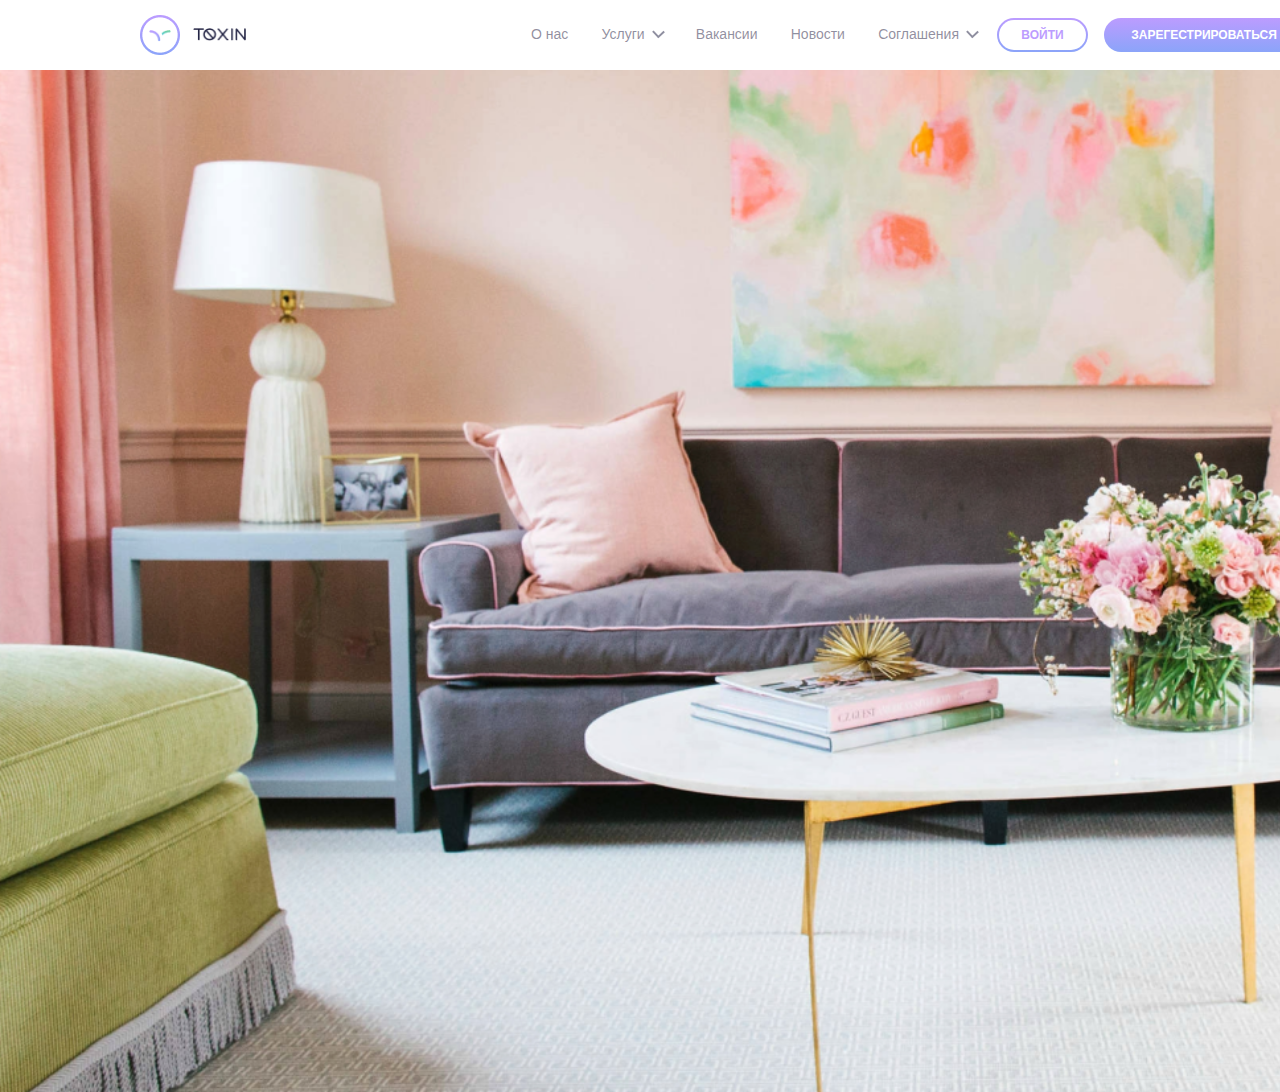
<file: index.html>
<!DOCTYPE html>
<html lang="en">
<head>
	<meta charset="UTF-8">
	<title>TOXIN</title>
	<link rel="stylesheet" href="heaader/header.css">
	<link rel="stylesheet" href="main/main.css">
</head>
<body>
	
	<div class="header">
		<div class="header__container">
			<img src="heaader/img/Vector1.png" alt="logo1" class="header__logo1">
			<img src="heaader/img/Vector2.png" alt="logo2" class="header__logo2">
			<img src="heaader/img/Vector3.png" alt="logo3" class="header__logo3">
			<img src="heaader/img/TOXIN.png" alt="logo4" class="header__TOXIN">
			<div class="header__nav">
				<a href="#" class="header__item">О нас</a>
				<a href="#" class="header__item has-submenu">Услуги</a>
				<a href="#" class="header__item">Вакансии</a>
				<a href="#" class="header__item">Новости</a>
				<a href="#" class="header__item has-submenu">Соглашения</a>
			</div>
			<a href="#" class="header__btn header__login">войти</a>
			<a href="#" class="header__btn header__register">зарегестрироваться</a>
		</div>
	</div>

	<main class="body">

		<p class="title">Лучшие номера для вашей работы,<br> отдыха и просто вдохновения</p>
		
	</main>


	
</body>
</html>
</file>
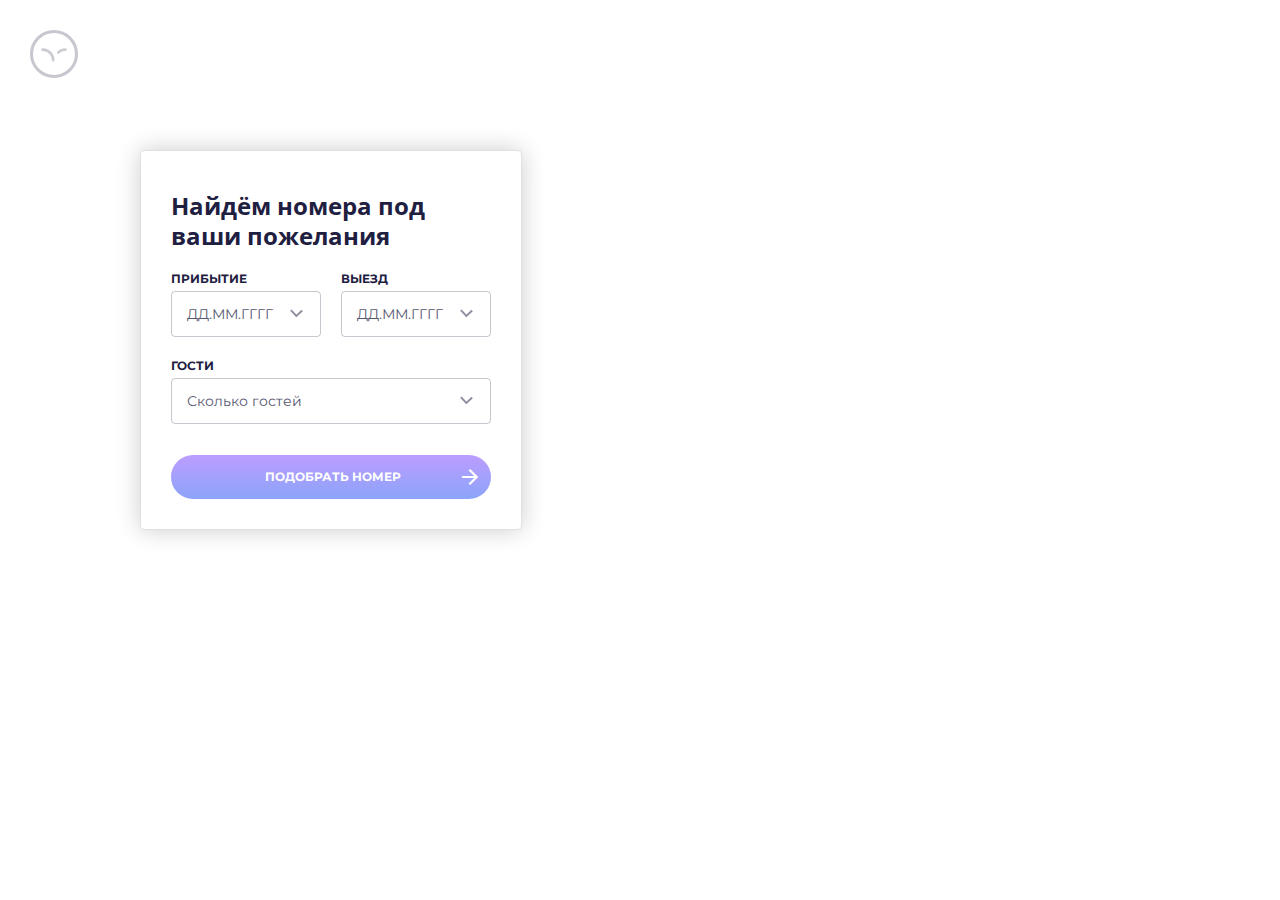
<file: ul-kit/cards/index.html>
<!DOCTYPE html>
<html lang="en">
<head>
	<meta charset="UTF-8">
	<title>UL kit. Cards.</title>
	<link rel="stylesheet" href="style.css">
	<link href="https://fonts.googleapis.com/icon?family=Material+Icons" rel="stylesheet">
</head>
<body>
	<div class="header">
		<div class="header__logo">
			<img src="img/Vector.png" alt="logo" class="header__vector-1">
			<img src="img/Vector (1).png" alt="logo2" class="header__vector-2">
		</div>
	</div>
	
	<main>
		<div class="column-1">
			<div class="column-1__reservation">
				<div class="column-1__container">
					<div class="column-1__title"><h2>Найдём номера под<br> ваши пожелания</h2></div>

					<div class="column-1__date-form">
						<div class="column-1__arrival">
							<div class="column-1__subtitle">прибытие</div>
							<div class="column-1__calendar arrow">ДД.ММ.ГГГГ</div>
						</div>
						<div class="column-1__departure">
							<div class="column-1__subtitle">выезд</div>
						<div class="column-1__calendar arrow">ДД.ММ.ГГГГ</div>
						</div>
					</div>

					<div class="column-1__guest">
						<div class="column-1__subtitle">гости</div>
						<div class="column-1__number-of-guests arrow">Сколько гостей</div>
					</div>
					<button class="column-1__btn btn">подобрать номер<i class="material-icons">arrow_forward</i></button>
				</div>
			</div>
		</div>

	</main>

</body>
</html>
</file>
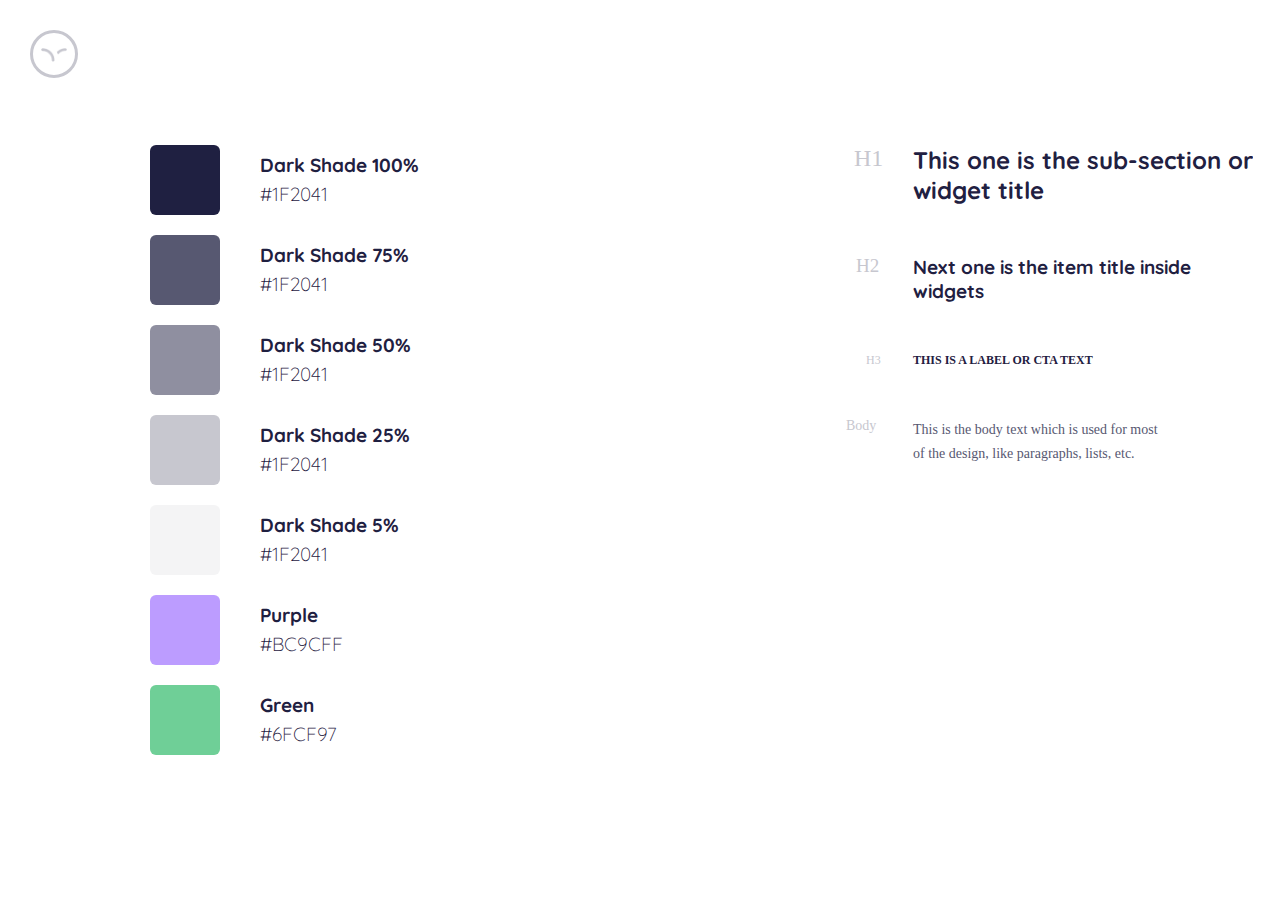
<file: ul-kit/colors & type/index.html>
<!DOCTYPE html>
<html lang="en">
<head>
	<meta charset="UTF-8">
	<title>UL kit. Colors & Type.</title>
	<link rel="stylesheet" href="style.css">
</head>
<body>
	<div class="header">
		<div class="header__logo">
			<img src="img/Vector.png" alt="logo" class="header__vector-1">
			<img src="img/Vector (1).png" alt="logo2" class="header__vector-2">
		</div>
	</div>
	
	<div class="main">

		<div class="container-box">
			<div class="container-box__color-box dark100"></div>
			<div class="container-box__color-box dark75"></div>
			<div class="container-box__color-box dark50"></div>
			<div class="container-box__color-box dark25"></div>
			<div class="container-box__color-box dark5"></div>
			<div class="container-box__color-box purple"></div>
			<div class="container-box__color-box green"></div>
		</div>

		<div class="color-name">
			<div class="color-name__title">Dark Shade 100%<br><span>#1F2041</span></div>
			<div class="color-name__title">Dark Shade 75%<br><span>#1F2041</span></div>
			<div class="color-name__title">Dark Shade 50%<br><span>#1F2041</span></div>
			<div class="color-name__title">Dark Shade 25%<br><span>#1F2041</span></div>
			<div class="color-name__title">Dark Shade 5%<br><span>#1F2041</span></div>
			<div class="color-name__title">Purple<br><span>#BC9CFF</span></div>
			<div class="color-name__title">Green<br><span>#6FCF97</span></div>
		</div>

		<div class="font-size">
			<div class="font-size__title-first-lvl">H1</div>
			<div class="font-size__title-second-lvl">H2</div>
			<div class="font-size__title-third-lvl">H3</div>
			<div class="font-size__body-text">Body</div>
		</div>


		<div class="description">
			<div class="description__first-lvl">This one is the sub-section or<br> widget title</div>
			<div class="description__second-lvl">Next one is the item title inside<br> widgets</div>
			<div class="description__third-lvl">This is a label or CTA text</div>
			<div class="description__body-text">This is the body text which is used for most<br> of the design, like paragraphs, lists, etc.</div>
		</div>
	</div>

</body>
</html>
</file>
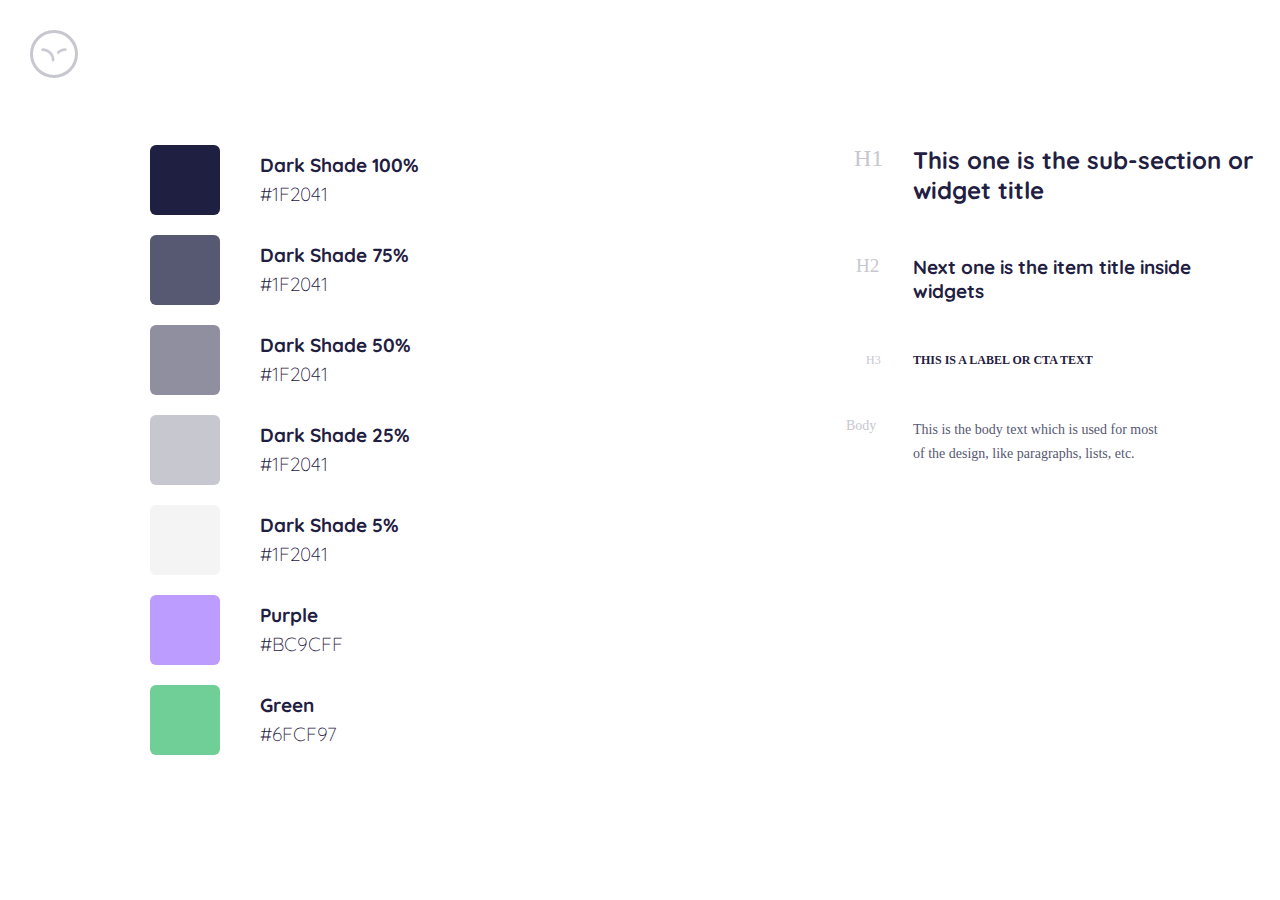
<file: ul-kit.html>
<!DOCTYPE html>
<html lang="en">
<head>
	<meta charset="UTF-8">
	<title>UL kit. Colors & Type.</title>
	<link rel="stylesheet" href="ul-kit/ul-kit.css">
</head>
<body>
	<div class="header">
		<div class="header__logo">
			<img src="ul-kit/img/Vector.png" alt="logo" class="header__vector-1">
			<img src="ul-kit/img/Vector (1).png" alt="logo2" class="header__vector-2">
		</div>
	</div>
	
	<div class="main">

		<div class="container-box">
			<div class="container-box__color-box dark100"></div>
			<div class="container-box__color-box dark75"></div>
			<div class="container-box__color-box dark50"></div>
			<div class="container-box__color-box dark25"></div>
			<div class="container-box__color-box dark5"></div>
			<div class="container-box__color-box purple"></div>
			<div class="container-box__color-box green"></div>
		</div>

		<div class="color-name">
			<div class="color-name__title">Dark Shade 100%<br><span>#1F2041</span></div>
			<div class="color-name__title">Dark Shade 75%<br><span>#1F2041</span></div>
			<div class="color-name__title">Dark Shade 50%<br><span>#1F2041</span></div>
			<div class="color-name__title">Dark Shade 25%<br><span>#1F2041</span></div>
			<div class="color-name__title">Dark Shade 5%<br><span>#1F2041</span></div>
			<div class="color-name__title">Purple<br><span>#BC9CFF</span></div>
			<div class="color-name__title">Green<br><span>#6FCF97</span></div>
		</div>

		<div class="font-size">
			<div class="font-size__title-first-lvl">H1</div>
			<div class="font-size__title-second-lvl">H2</div>
			<div class="font-size__title-third-lvl">H3</div>
			<div class="font-size__body-text">Body</div>
		</div>


		<div class="description">
			<div class="description__first-lvl">This one is the sub-section or<br> widget title</div>
			<div class="description__second-lvl">Next one is the item title inside<br> widgets</div>
			<div class="description__third-lvl">This is a label or CTA text</div>
			<div class="description__body-text">This is the body text which is used for most<br> of the design, like paragraphs, lists, etc.</div>
		</div>
	</div>

</body>
</html>
</file>
<file: heaader/header.css>
body {
	width: 100%;		
	margin: 0;
	padding: 0;
	font-family: 'Montserrat', sans-serif;
	font-size: 14px;
}

.header {
	height: 70px;
	background: #FFFFFF;
	box-shadow: 0px 10px 20px rgba(31, 32, 65, 0.05);
}

.header__container {
	position: relative;
	margin: 0 auto;
	width: 1440px;
}

.header__logo1 {
	position: absolute;
	width: 40px;
	height: 40px;
	left: 140px;
	top: 15px;
}

.header__logo2 {
	position: absolute;
	width: 11.76px;
	height: 11.76px;
	left: 149.41px;
	top: 30.29px;
}

.header__logo3 {
	position: absolute;
	width: 9.12px;
	height: 5.91px;
	left: 161.47px;
	top: 30.29px;
}

.header__TOXIN {
	position: absolute;
	width: 53.19px;
	height: 12.95px;
	left: 192.5px;
	top: 28.33px;
}

.header__nav {
	display: flex;
	justify-content: space-between;
	width: 446px;
	position: absolute;
	left: 531px;
	top: 26px;
}

.header__item {
	text-decoration: none;
	color: rgba(31, 32, 65, 0.5); /* Dark 50% */
	transition: 0.3s;
}

.has-submenu:after {
	content: "";
	display: inline-block;
	width: 9px;
	height: 9px;
	margin-left: 9px;
	margin-bottom: -2px;
	border: 2px solid rgba(31, 32, 65, 0.5);
	border-width: 0 2px 2px 0;
	transform: translateY(-50%) rotate(46.8deg);
	box-sizing: border-box;
}

.header__btn {
	position: absolute;
	top: 18px;
	display: inline-block;
	padding-top: 8px;
	padding-bottom: 8px;

	text-align: center;
	text-decoration: none;
	text-transform: uppercase;
	font-weight: bold;
	font-size: 12px;

	border: solid 2px transparent;
	border-radius: 22px;
	background-origin: border-box;
	background-clip: padding-box, border-box;
	-webkit-background-clip: padding-box, border-box;
	transition: 0.3s;
}

.header__login {
	width: 87px;
	left: 997px;
	background-image: linear-gradient(white, white), linear-gradient(180deg, #bc9cff 0%, #8ba4f9 100%);
	color: #BC9CFF;
}

.header__register {
	width: 196px;
	left: 1104px;
	background-image: linear-gradient(180deg, #bc9cff 0%, #8ba4f9 100%), linear-gradient(180deg, #bc9cff 0%, #8ba4f9 100%);
	color: #FFFFFF;
}

.header a:hover {
	opacity: 0.6;
}
</file>
<file: main/main.css>
.body {
	position: relative;
	margin: 0 auto;
	height: 1022px;
	width: 1903px;
	background-position-y: bottom;
	background-repeat: no-repeat;
	background-attachment: scroll;
	background-image: url(img/image3.png);
	background-size: cover;
}

.title {
	margin: 0;
	width: 297px;
	height: 48px;

	position: absolute;
	left: 1430px;
	top: 935px;

	text-align: right;
	line-height: 24px;
	color: rgba(31, 32, 65, 0.75);

}
</file>
<file: ul-kit/cards/style.css>
@import url('https://fonts.googleapis.com/css2?family=Open+Sans:wght@400;600;700;800&family=Quicksand:wght@300;400;500;600;700&display=swap');
@import url('https://fonts.googleapis.com/css?family=Montserrat:100,200,300,400,500,600,700&display=swap');

body {
	position: relative;
	margin: 0;
	padding: 150px 0 0 140px;
	font-family: 'Open Sans', sans-serif;
	color: #1F2041;
}

h2 {
	margin: 0;
}

/*HEADER*/

.header__logo {
	position: absolute;
	left: 30px;
	top: 30px;
	height: 42px;
	width: 42px;
	border: 3px solid #C7C7CF;
	border-radius: 50%;
}

.header__vector-1 {
	position: absolute;
	left: 8.29px;
	top: 15.35px;
	width: 14.12px;
	height: 14.12px;
}

.header__vector-2 {
	position: absolute;
	left: 22.77px;
	top: 15.35px;
	width: 10.94px;
	height: 7.09px;
}

/*MAIN*/

.column-1__reservation {
	width: 380px;
	border: 1px solid rgba(0, 0, 0, 0.12);
	box-shadow: 0px 0px 25px rgba(0, 0, 0, 0.2);
	border-radius: 4px;
}

.column-1__container {
	padding-left: 30px;
	padding-right: 30px;
}

.column-1__title {
	padding: 40px 0 20px 0;
	line-height: 30px;
}

.column-1__date-form {
	display: flex;
	margin-bottom: 20.56px;
}

.column-1__subtitle {
	font-family: 'Montserrat';
	font-weight: bold;
	font-size: 12px;
	text-transform: uppercase;
	margin-bottom: 5px;
}

.column-1__calendar {
	width: 150px;
	height: 44px;
	border: 1px solid rgba(31, 32, 65, 0.25);
	border-radius: 4px;
	font-family: 'Montserrat';
	font-size: 14px;
	color: #575871;
	display: table-cell; 
	vertical-align: middle;
	padding-left: 15px;
	position: relative;
}

.arrow:after {
	content: "";
	display: inline-block;
	width: 9px;
	height: 9px;
	border: 2px solid rgba(31, 32, 65, 0.5);
	border-width: 0 2px 2px 0;
	transform: translateY(-50%) rotate(46.8deg);
	box-sizing: border-box;
	position: absolute;
	right: 19px;
	top: 19px;
}

.column-1__departure{
	margin-left: 20px;
}

.column-1__number-of-guests {
	width: 320px;
	height: 44px;
	border: 1px solid rgba(31, 32, 65, 0.25);
	border-radius: 4px;
	font-family: Montserrat;
	font-size: 14px;
	line-height: 18px;
	color: #575871;
	padding-left: 15px;
	display: table-cell; 
	vertical-align: middle;
	position: relative;
}

.btn {
	width: 320px;
	height: 44px;
    background: linear-gradient(180deg, #BC9CFF 0%, #8BA4F9 100%);
    border: 0;
	border-radius: 22px;
	margin: 31px 0 30px 0; 
	font-family: Montserrat;
	font-weight: bold;
	font-size: 12px;
	text-transform: uppercase;
	color: #FFFFFF;
	display: inline-flex;
	align-items: center;
	justify-content: flex-end;
}

.material-icons {
	padding-left: 57px;
	padding-right: 3px;
}
</file>
<file: ul-kit/colors & type/style.css>
@import url('https://fonts.googleapis.com/css2?family=Quicksand:wght@300;515;700&display=swap');

body {
	position: relative;
	margin: 0;
	padding: 145px 0 0 150px;
}

/*HEADER*/

.header__logo {
	position: absolute;
	left: 30px;
	top: 30px;
	height: 42px;
	width: 42px;
	border: 3px solid #C7C7CF;
	border-radius: 50%;
}

.header__vector-1 {
	position: absolute;
	left: 8.29px;
	top: 15.35px;
	width: 14.12px;
	height: 14.12px;
}

.header__vector-2 {
	position: absolute;
	left: 22.77px;
	top: 15.35px;
	width: 10.94px;
	height: 7.09px;
}


/*MAIN*/

.main {
	display: flex;
}

.container-box__color-box {
	width: 70px;
	height: 70px;
	border-radius: 6px;
	padding: 0;
	margin-bottom: 20px;
}

.dark100 {
	background: #1F2041;
}
.dark75 {
	background: #575871;
}
.dark50 {
	background: #8F8FA0;
}
.dark25 {
	background: #C7C7CF;
}
.dark5 {
	background: #F4F4F5;
}
.purple {
	background: #BC9CFF;
}
.green {
	background: #6FCF97;
}

.color-name__title {
	font-family: 'Quicksand';
	font-weight: bold;
	font-size: 19px;
	line-height: 29px;
	text-align: left;
	color: #1F2041;
	height: 70px;
	padding: 6px 0 0 40px;
	margin-bottom: 14px;
}

span {
	font-weight: 300;
}

.font-size {
	font-family: Montserrat;
	color: #C7C7CF;
}

.font-size__title-first-lvl {
	position: absolute;
	left: 854px;
	top: 145px;
	font-size: 24px;
}
.font-size__title-second-lvl {
	position: absolute;
	left: 856px;
	top: 255px;
	font-size: 19px;
}
.font-size__title-third-lvl {
	position: absolute;
	left: 866px;
	top: 353px;
	font-size: 12px;
}
.font-size__body-text {
	position: absolute;
	left: 846px;
	top: 418px;
	font-size: 14px;
}

.description {
	font-family: 'Quicksand';
	color: #1F2041;
	font-weight: bold;
}

.description__first-lvl {
	font-size: 24px;
	line-height: 30px;

	position: absolute;
	left: 913px;
	top: 145px;
}

.description__second-lvl {
	font-size: 19px;
	line-height: 24px;

	position: absolute;
	left: 913px;
	top: 255px;
}

.description__third-lvl {
	font-family: Montserrat;
	font-size: 12px;
	line-height: 15px;
	text-transform: uppercase;

	position: absolute;
	left: 913px;
	top: 353px;
}

.description__body-text {
	font-family: Montserrat;
	font-size: 14px;
	line-height: 24px;
	font-weight: normal;
	color: #575871;

	position: absolute;
	left: 913px;
	top: 418px;
}
</file>
<file: ul-kit/ul-kit.css>
@import url('https://fonts.googleapis.com/css2?family=Quicksand:wght@300;515;700&display=swap');

body {
	position: relative;
	margin: 0;
	padding: 145px 0 0 150px;
}

/*HEADER*/

.header__logo {
	position: absolute;
	left: 30px;
	top: 30px;
	height: 42px;
	width: 42px;
	border: 3px solid #C7C7CF;
	border-radius: 50%;
}

.header__vector-1 {
	position: absolute;
	left: 8.29px;
	top: 15.35px;
	width: 14.12px;
	height: 14.12px;
}

.header__vector-2 {
	position: absolute;
	left: 22.77px;
	top: 15.35px;
	width: 10.94px;
	height: 7.09px;
}


/*MAIN*/

.main {
	display: flex;
}

.container-box__color-box {
	width: 70px;
	height: 70px;
	border-radius: 6px;
	padding: 0;
	margin-bottom: 20px;
}

.dark100 {
	background: #1F2041;
}
.dark75 {
	background: #575871;
}
.dark50 {
	background: #8F8FA0;
}
.dark25 {
	background: #C7C7CF;
}
.dark5 {
	background: #F4F4F5;
}
.purple {
	background: #BC9CFF;
}
.green {
	background: #6FCF97;
}

.color-name__title {
	font-family: 'Quicksand';
	font-weight: bold;
	font-size: 19px;
	line-height: 29px;
	text-align: left;
	color: #1F2041;
	height: 70px;
	padding: 6px 0 0 40px;
	margin-bottom: 14px;
}

span {
	font-weight: 300;
}

.font-size {
	font-family: Montserrat;
	color: #C7C7CF;
}

.font-size__title-first-lvl {
	position: absolute;
	left: 854px;
	top: 145px;
	font-size: 24px;
}
.font-size__title-second-lvl {
	position: absolute;
	left: 856px;
	top: 255px;
	font-size: 19px;
}
.font-size__title-third-lvl {
	position: absolute;
	left: 866px;
	top: 353px;
	font-size: 12px;
}
.font-size__body-text {
	position: absolute;
	left: 846px;
	top: 418px;
	font-size: 14px;
}

.description {
	font-family: 'Quicksand';
	color: #1F2041;
	font-weight: bold;
}

.description__first-lvl {
	font-size: 24px;
	line-height: 30px;

	position: absolute;
	left: 913px;
	top: 145px;
}

.description__second-lvl {
	font-size: 19px;
	line-height: 24px;

	position: absolute;
	left: 913px;
	top: 255px;
}

.description__third-lvl {
	font-family: Montserrat;
	font-size: 12px;
	line-height: 15px;
	text-transform: uppercase;

	position: absolute;
	left: 913px;
	top: 353px;
}

.description__body-text {
	font-family: Montserrat;
	font-size: 14px;
	line-height: 24px;
	font-weight: normal;
	color: #575871;

	position: absolute;
	left: 913px;
	top: 418px;
}
</file>
